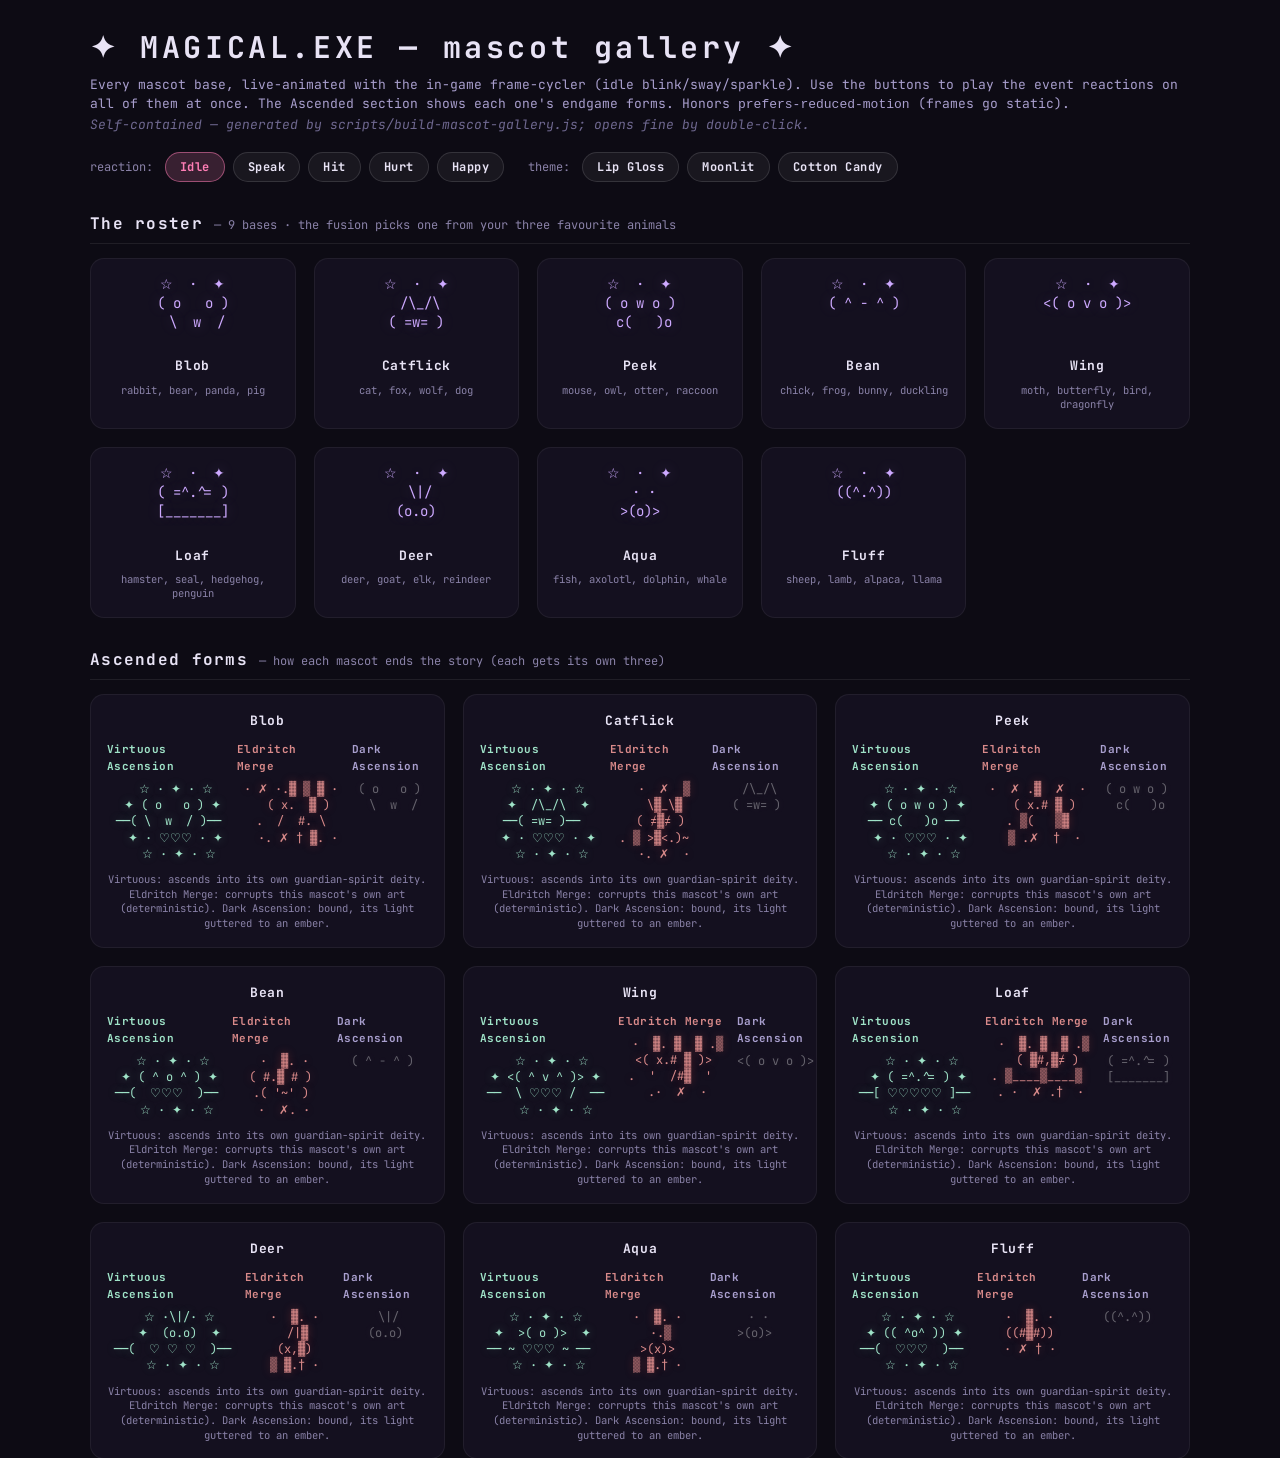
<file: mascot-gallery.html>
<!doctype html>
<html lang="en" data-theme="lipgloss">
<head>
  <meta charset="utf-8" />
  <meta name="viewport" content="width=device-width, initial-scale=1" />
  <title>MAGICAL.EXE — mascot gallery</title>
  <link rel="preconnect" href="https://fonts.googleapis.com" />
  <link href="https://fonts.googleapis.com/css2?family=JetBrains+Mono:wght@400;500;700&display=swap" rel="stylesheet" />
  <link rel="stylesheet" href="styles.css" />
  <link rel="stylesheet" href="themes.css" />
  <style>
    body { display:block; padding:24px; background:#0d0b14; overflow-y:auto; }
    .gallery-head { color:#e8e3f5; font-family:var(--font); max-width:1100px; margin:0 auto 18px; }
    .gallery-head h1 { margin:0 0 4px; letter-spacing:.12em; }
    .gallery-head p { margin:0 0 12px; color:#a99fce; font-size:13px; line-height:1.5; }
    .controls { display:flex; gap:8px; flex-wrap:wrap; align-items:center; max-width:1100px; margin:0 auto 18px; font-family:var(--font); }
    .controls span { color:#8a82a8; font-size:12px; margin-right:4px; }
    .btn {
      font-family:var(--font); font-size:12px; font-weight:700; letter-spacing:.04em;
      color:#e8e3f5; background:rgba(255,255,255,.05); border:1px solid rgba(255,255,255,.12);
      border-radius:999px; padding:6px 14px; cursor:pointer; transition:background .12s, color .12s;
    }
    .btn:hover { background:rgba(255,126,182,.12); }
    .btn.active { background:rgba(255,126,182,.18); border-color:rgba(255,126,182,.5); color:#ff7eb6; }
    h2.section { color:#e8e3f5; font-family:var(--font); max-width:1100px; margin:30px auto 14px; letter-spacing:.08em; font-size:16px; border-bottom:1px solid rgba(255,255,255,.08); padding-bottom:6px; }
    h2.section small { color:#8a82a8; font-weight:400; font-size:12px; letter-spacing:0; }
    .grid { display:grid; grid-template-columns:repeat(auto-fill, minmax(180px,1fr)); gap:18px; max-width:1100px; margin:0 auto; }
    .card {
      display:flex; flex-direction:column; align-items:center; gap:6px;
      background:var(--bg-deep, #14101f); border:1px solid rgba(255,255,255,.06);
      border-radius:14px; padding:16px 12px;
    }
    .card .mascot-art { font-size:14px; margin:0; }
    .card__label { font-family:var(--font); font-weight:700; letter-spacing:.05em; color:#e8e3f5; font-size:13px; }
    .card__note { font-family:var(--font); color:#8a82a8; font-size:10.5px; text-align:center; line-height:1.4; }
    .ascend-grid { display:grid; grid-template-columns:repeat(auto-fill, minmax(340px,1fr)); gap:18px; max-width:1100px; margin:0 auto; }
    .ascend-card .mascot-art { font-size:12px; }
    .ascend-card { background:var(--bg-deep,#14101f); border:1px solid rgba(255,255,255,.06); border-radius:14px; padding:16px; }
    .ascend-card .row { display:flex; gap:14px; justify-content:space-around; }
    .ascend-col { display:flex; flex-direction:column; align-items:center; gap:6px; flex:1; }
    .ascend-col h4 { margin:0; font-family:var(--font); font-size:11px; letter-spacing:.04em; }
    .ascend-col h4.virtuous { color:#9fe3c8; }
    .ascend-col h4.corrupt { color:#d98a8a; }
    .ascend-col h4.dark { color:#a99fce; }
    .deity-hero { display:flex; flex-direction:column; align-items:center; gap:8px; max-width:1100px; margin:0 auto 20px; }
    .deity-hero .mascot-art { font-size:16px; }
    .mascot-art--corrupt { color:#d98a8a; text-shadow:0 0 8px rgba(180,60,60,.4); }
  </style>
</head>
<body>
  <div class="gallery-head">
    <h1>✦ MAGICAL.EXE — mascot gallery ✦</h1>
    <p>Every mascot base, live-animated with the in-game frame-cycler (idle blink/sway/sparkle).
       Use the buttons to play the event reactions on all of them at once. The Ascended section shows
       each one's endgame forms. Honors <code>prefers-reduced-motion</code> (frames go static).
       <br><em style="color:#6f6890;">Self-contained — generated by scripts/build-mascot-gallery.js; opens fine by double-click.</em></p>
  </div>

  <div class="controls">
    <span>reaction:</span>
    <button class="btn active" data-mode="idle">Idle</button>
    <button class="btn" data-mode="speak">Speak</button>
    <button class="btn" data-mode="hit">Hit</button>
    <button class="btn" data-mode="hurt">Hurt</button>
    <button class="btn" data-mode="happy">Happy</button>
    <span style="margin-left:16px;">theme:</span>
    <button class="btn" data-theme="lipgloss">Lip Gloss</button>
    <button class="btn" data-theme="moonlit">Moonlit</button>
    <button class="btn" data-theme="cottoncandy">Cotton Candy</button>
  </div>

  <h2 class="section">The roster <small>— 9 bases · the fusion picks one from your three favourite animals</small></h2>
  <div id="roster" class="grid"></div>

  <h2 class="section">Ascended forms <small>— how each mascot ends the story (each gets its own three)</small></h2>
  <div id="ascend" class="ascend-grid"></div>

  <!-- Inlined from src/mascot.js + src/mascotAnim.js (imports/exports stripped) -->
  <script>
/* ============================================================
   MAGICAL.EXE — mascot.js  (T5)
   The mascot is a fusion of the player's 3 favorite animals.
   Art is CURATED (not freely AI-generated). This module: the curated
   ASCII library, the mystical name pool, and the deterministic fusion
   rules that pick a base + name + voice.

   ART note: the original kaomoji used full-width CJK punctuation and
   combining marks that don't sit on the monospace grid (they looked
   broken in the panel). This set is monospace-safe — ASCII faces plus
   only confirmed single-width decorations (✦ ☆ ♡ · *), so every base
   aligns cleanly in JetBrains Mono. The <pre> is centered, so line
   lengths may vary.
   ============================================================ */
const ART = {
  // blob — round, soft, big-eyed (rabbit/hamster/seal/cat/frog/chick)
  blob_small: `( o   o )
 \\  w  /`,
  blob_large: ` · ✦ · ☆ · ✦ ·
   ( o   o )
    \\  w  /
   ·  ✦ ♡ ✦  ·`,

  // catflick — cat/fox, ears + tail-flick
  catflick_small: ` /\\_/\\
( =w= )`,
  catflick_large: `   ·  ✦  ·
   /\\_/\\
  ( =w= )
  ( >w< )~
   ·  ✦  ·`,

  // peek — shy/curious, peeking with little paws
  peek_small: `( o w o )
 c(   )o`,
  peek_large: ` ·  ✦  ☆  ✦  ·
   ( o w o )
   c(   )o
   ·  ✦  ♡  ·`,

  // bean — tiny upright sprout-bean
  bean_small: `( ^ - ^ )`,
  bean_large: `  ·  ✦  ·
 ( ^ - ^ )
  ( '-' )
  ·  ✦  ·`,

  // wing — winged sprite (moth/bird/dragonfly)
  wing_small: `<( o v o )>`,
  wing_large: `  ·  ✦  ☆  ✦  ·
 <( o v o )>
   '  \\v/  '
   ·  ✦  ·`,

  // loaf — content loaf pose (cat/seal/hamster/hedgehog)
  loaf_small: `( =^.^= )
[_______]`,
  loaf_large: `  ·  ✦  ☆  ✦  ·
   ( =^.^= )
  [_________]
   ·  ✦  ♡  ·`,

  // deer — antlered (deer/goat/elk/reindeer/cow)
  deer_small: ` \\|/
(o.o)`,
  deer_large: `  ·  ✦  ·
   \\|/
  (o.o)
  · ✦ ♡ ·`,

  // aqua — little aquatic one (fish/axolotl/dolphin/turtle/otter-ish)
  aqua_small: ` · ·
>(o)>`,
  aqua_large: `  ·  ✦  ·
   · ·
  >(o)>
  · ✦ ♡ ·`,

  // fluff — very round + fuzzy (sheep/alpaca/poodle/cloudy ones)
  fluff_small: `((^.^))`,
  fluff_large: `  ·  ✦  ·
  ((^.^))
  · ✦ ♡ ·`,

  // Shared celebration pose — used on happy beats (tier-ups, boss wins).
  star_small: `\\( ^o^ )/`,
  star_large: `  ✦ · ☆ · ✦
  \\( ^o^ )/
   /  |  \\
  ☆ · ✦ · ☆`,

  // T19 — Virtuous Ascension: the mascot becomes its own guardian-animal deity.
  // A crowned, radiant elevation of the celebration pose (generic fallback).
  deity_large: ` ☆  ·  ✦  ·  ☆
  .  \\( ^o^ )/  .
 ✦ ──( ♡♡♡ )── ✦
  '  /  |||  \\  '
 ☆  ·  ✦  ·  ☆`,

  // Per-base Virtuous Ascension forms — each fusion ascends into its OWN
  // guardian-spirit deity: its real face, haloed and winged in radiance.
  blob_deity: `   ☆ · ✦ · ☆
  ✦ ( o   o ) ✦
 ──( \\  w  / )──
   ✦ · ♡♡♡ · ✦
    ☆ · ✦ · ☆`,
  catflick_deity: `   ☆ · ✦ · ☆
   ✦  /\\_/\\  ✦
 ──( =w= )──
   ✦ · ♡♡♡ · ✦
    ☆ · ✦ · ☆`,
  peek_deity: `   ☆ · ✦ · ☆
  ✦ ( o w o ) ✦
 ── c(   )o ──
   ✦ · ♡♡♡ · ✦
    ☆ · ✦ · ☆`,
  bean_deity: `   ☆ · ✦ · ☆
  ✦ ( ^ o ^ ) ✦
 ──(  ♡♡♡  )──
    ☆ · ✦ · ☆`,
  wing_deity: `   ☆ · ✦ · ☆
 ✦ <( ^ v ^ )> ✦
 ──  \\ ♡♡♡ /  ──
    ☆ · ✦ · ☆`,
  loaf_deity: `   ☆ · ✦ · ☆
  ✦ ( =^.^= ) ✦
 ──[ ♡♡♡♡♡ ]──
    ☆ · ✦ · ☆`,
  deer_deity: `   ☆ ·\\|/· ☆
   ✦  (o.o)  ✦
 ──(  ♡ ♡ ♡  )──
    ☆ · ✦ · ☆`,
  aqua_deity: `   ☆ · ✦ · ☆
  ✦  >( o )>  ✦
 ── ~ ♡♡♡ ~ ──
    ☆ · ✦ · ☆`,
  fluff_deity: `   ☆ · ✦ · ☆
  ✦ (( ^o^ )) ✦
 ──(  ♡♡♡  )──
    ☆ · ✦ · ☆`,
};

/* ---- T19 — Eldritch Merge: corrupt the player's OWN mascot art ----
   A DETERMINISTIC corruption (no randomness — same mascot always corrupts the same
   way, so the horror is recognizably *yours*): glyphs are mapped to broken/eldritch
   ones and the symmetry is eaten by position. Used only on the merge ending. */
const GLITCH = {
  o: "x", O: "X", w: "#", v: "#", "^": "#", "-": "~", "=": "≠",
  ".": ",", "*": "×", "✦": "✗", "☆": "▓", "♡": "†", "\\": "/", "/": "\\",
};
function corruptArt(art) {
  let i = 0;
  return String(art)
    .split("\n")
    .map((line) =>
      [...line]
        .map((ch) => {
          i++;
          if (ch === " " || ch === "\t") return i % 7 === 0 ? "." : ch; // pock the negative space
          const g = GLITCH[ch];
          if (g === undefined) return i % 5 === 0 ? "▒" : ch;
          return i % 3 === 0 ? "▓" : g; // sometimes obliterate the feature entirely
        })
        .join("")
    )
    .join("\n");
}

/* ---- Animation frame variants per base (T-anim, mascotAnim.js) ----
   Same line-count + width as the matching `${base}_small` so swapping a frame
   never shifts the monospace grid. `blink` is the idle blink; `speak`/`hit` are
   one-shot reaction poses. The neutral/open frame is just ART[`${base}_small`];
   the shared happy pose is ART.star_small. Curated, not generated — same ethos
   as the art library. */
const FRAMES = {
  blob: {
    blink: `( -   - )
 \\  w  /`,
    speakOpen: `( ^   ^ )
 \\  o  /`,
    speakWide: `( ^   ^ )
 \\  O  /`,
    hit: `( >   < )
 \\  o  /`,
    hurt: `( x   x )
 \\  _  /`,
  },
  catflick: {
    blink: ` /\\_/\\
( -w- )`,
    speakOpen: ` /\\_/\\
( ^o^ )`,
    speakWide: ` /\\_/\\
( ^O^ )`,
    hit: ` /\\_/\\
( >w< )`,
    hurt: ` /\\_/\\
( x_x )`,
  },
  peek: {
    blink: `( - w - )
 c(   )o`,
    speakOpen: `( ^ o ^ )
 c(   )o`,
    speakWide: `( ^ O ^ )
 c(   )o`,
    hit: `( > w < )
 c(   )o`,
    hurt: `( x _ x )
 c(   )o`,
  },
  bean: {
    blink: `( - - - )`,
    speakOpen: `( ^ o ^ )`,
    speakWide: `( ^ O ^ )`,
    hit: `( > - < )`,
    hurt: `( x _ x )`,
  },
  wing: {
    blink: `<( - v - )>`,
    speakOpen: `<( ^ o ^ )>`,
    speakWide: `<( ^ O ^ )>`,
    hit: `<( > v < )>`,
    hurt: `<( x _ x )>`,
  },
  loaf: {
    blink: `( =-.-= )
[_______]`,
    speakOpen: `( =^o^= )
[_______]`,
    speakWide: `( =^O^= )
[_______]`,
    hit: `( =>.<= )
[_______]`,
    hurt: `( =x_x= )
[_______]`,
  },
  deer: {
    blink: ` \\|/
(-.-)`,
    speakOpen: ` \\|/
(^o^)`,
    speakWide: ` \\|/
(^O^)`,
    hit: ` \\|/
(>.<)`,
    hurt: ` \\|/
(x_x)`,
  },
  aqua: {
    blink: ` · ·
>(-)>`,
    speakOpen: ` · ·
>(o)>`,
    speakWide: ` · ·
>(O)>`,
    hit: ` · ·
>(O)>`,
    hurt: ` · ·
>(x)>`,
  },
  fluff: {
    blink: `((-.-))`,
    speakOpen: `((^o^))`,
    speakWide: `((^O^))`,
    hit: `((>.<))`,
    hurt: `((x_x))`,
  },
};

/* ---- Mystical / cosmos name pool. 'Sable' excluded: reserved rival name. ---- */
const MASCOT_NAMES = [
  // soft / cute
  "Pip", "Vell", "Sora", "Nim", "Luru", "Bibi", "Pippin", "Yumo", "Reki", "Wisp",
  "Pero", "Suki", "Fae", "Bubu", "Pim", "Roro", "Fizz", "Tibbs", "Yune",
  // cosmos / celestial
  "Nova", "Stella", "Comet", "Aster", "Vesper", "Halo", "Astra", "Auri", "Celes",
  "Lumi", "Glim", "Mira", "Vega", "Lyra", "Caelum", "Orin",
  // mystical / arcane (a couple of softly-shadowed names hint the corruption route)
  "Tindra", "Runa", "Faye", "Zephyr", "Eir", "Selene", "Ondine", "Eos", "Iri", "Lune", "Nyx",
  // more soft / cute
  "Momo", "Tofu", "Pudding", "Mochi", "Dotty", "Pebble", "Clover", "Biscuit", "Niko", "Poppy",
  "Tama", "Coco", "Yuki", "Mimi", "Bao", "Plum", "Bramble", "Maple", "Twig", "Sprout",
  // more cosmos / celestial
  "Echo", "Solis", "Polaris", "Nebula", "Sirius", "Vela", "Rigel", "Estel", "Cielo", "Dawn",
  "Zenith", "Stardust", "Cosmo", "Selena", "Astrid",
  // more mystical / arcane
  "Sol", "Wren", "Onyx", "Mistral", "Brume", "Sylph", "Indra", "Calyx", "Vesna", "Yara",
];

/* ---- Fusion: animal -> base style (mascots.md fusion rules) ---- */
const ANIMAL_BASE = {
  // round / soft -> blob
  rabbit: "blob", bear: "blob", panda: "blob", pig: "blob", koala: "blob",
  hippo: "blob", wombat: "blob", quokka: "blob", chinchilla: "blob",
  // tailed / eared -> catflick
  cat: "catflick", fox: "catflick", wolf: "catflick", dog: "catflick",
  weasel: "catflick", tiger: "catflick", lion: "catflick", squirrel: "catflick",
  ferret: "catflick", lynx: "catflick", leopard: "catflick", cheetah: "catflick",
  coyote: "catflick", husky: "catflick", shiba: "catflick", corgi: "catflick",
  // shy / curious -> peek
  mouse: "peek", owl: "peek", otter: "peek", raccoon: "peek", rat: "peek",
  chipmunk: "peek", lemur: "peek", meerkat: "peek", possum: "peek", gerbil: "peek",
  // tiny / content -> bean
  chick: "bean", frog: "bean", bunny: "bean", duckling: "bean", bee: "bean",
  duck: "bean", gosling: "bean", tadpole: "bean", ladybug: "bean", cricket: "bean",
  // winged -> wing
  moth: "wing", butterfly: "wing", bird: "wing", dragonfly: "wing", bat: "wing",
  sparrow: "wing", robin: "wing", crow: "wing", dove: "wing", swallow: "wing",
  finch: "wing", magpie: "wing", hawk: "wing", eagle: "wing", parrot: "wing",
  swan: "wing", goose: "wing", falcon: "wing", wren: "wing", hummingbird: "wing",
  // round-loafing -> loaf
  hamster: "loaf", seal: "loaf", hedgehog: "loaf", penguin: "loaf", capybara: "loaf",
  "guinea pig": "loaf", quail: "loaf", pufferfish: "loaf",
  // antlered / horned -> deer
  deer: "deer", goat: "deer", elk: "deer", reindeer: "deer", moose: "deer",
  cow: "deer", antelope: "deer", gazelle: "deer", ram: "deer", stag: "deer",
  // aquatic -> aqua
  fish: "aqua", axolotl: "aqua", dolphin: "aqua", whale: "aqua", shark: "aqua",
  octopus: "aqua", seahorse: "aqua", jellyfish: "aqua", turtle: "aqua", crab: "aqua",
  koi: "aqua", goldfish: "aqua", manatee: "aqua", narwhal: "aqua",
  // very round + fuzzy -> fluff
  sheep: "fluff", lamb: "fluff", alpaca: "fluff", llama: "fluff", poodle: "fluff",
};

/* ---- Animal -> a one-word vibe, for the mascot voice ---- */
const ANIMAL_VIBE = {
  cat: "curious", fox: "clever", owl: "wise", rabbit: "gentle", wolf: "loyal",
  dog: "earnest", mouse: "shy", deer: "graceful", otter: "playful", bear: "warm",
  moth: "dreamy", butterfly: "whimsical", bird: "bright", dragonfly: "quick",
  hamster: "cozy", seal: "mellow", frog: "cheerful", chick: "sweet", raccoon: "mischievous",
  hedgehog: "guarded", penguin: "steadfast", bee: "busy", bat: "secretive",
  // expanded roster
  tiger: "bold", lion: "proud", squirrel: "scrappy", weasel: "sly", ferret: "impish",
  lynx: "watchful", leopard: "sleek", cheetah: "swift", corgi: "sunny", husky: "spirited",
  panda: "easygoing", koala: "sleepy", pig: "good-natured", hippo: "unbothered",
  wombat: "sturdy", quokka: "beaming", chinchilla: "soft-hearted",
  chipmunk: "chattery", lemur: "wide-eyed", meerkat: "alert", possum: "quirky",
  duck: "unflappable", tadpole: "hopeful", ladybug: "lucky", cricket: "musical",
  sparrow: "plucky", robin: "kindly", crow: "knowing", dove: "tender", swan: "serene",
  goose: "feisty", hawk: "keen", eagle: "valiant", parrot: "talkative", hummingbird: "restless",
  goat: "stubborn", elk: "noble", reindeer: "merry", moose: "gentle-giant", cow: "placid",
  fish: "calm", axolotl: "guileless", dolphin: "joyful", whale: "old-souled", turtle: "patient",
  octopus: "ingenious", crab: "prickly", koi: "serene", narwhal: "wondrous",
  sheep: "soft", lamb: "innocent", alpaca: "goofy", llama: "aloof", poodle: "prim",
  capybara: "unflappable", "guinea pig": "squeaky", quail: "homey",
};

const norm = (a) => String(a || "").trim().toLowerCase().replace(/s$/, "");

/** Choose a base style from the player's animals (dominant = first match). */
function chooseBase(animals = []) {
  for (const a of animals) {
    const base = ANIMAL_BASE[norm(a)];
    if (base) return base;
  }
  return "blob"; // soft default
}

function buildVoice(animals = []) {
  const vibes = animals.map((a) => ANIMAL_VIBE[norm(a)]).filter(Boolean);
  if (vibes.length >= 3) return `${vibes[0]}, ${vibes[1]}, and a little ${vibes[2]}`;
  if (vibes.length === 2) return `${vibes[0]} and ${vibes[1]}`;
  if (vibes.length === 1) return `${vibes[0]}, warm, and quietly in your corner`;
  return "gentle, stubbornly encouraging, and a little sleepy";
}

/** Pick `n` distinct random names from the pool. */
function randomNames(n = 3) {
  const pool = [...MASCOT_NAMES];
  const out = [];
  while (out.length < n && pool.length) {
    const i = Math.floor(Math.random() * pool.length);
    out.push(pool.splice(i, 1)[0]);
  }
  return out;
}

/** Build the mascot state object from the chosen animals + name. */
function fuseMascot(animals = [], name = "Pip") {
  const base = chooseBase(animals);
  return {
    name,
    animals: animals.slice(0, 3),
    artKeySmall: `${base}_small`,
    artKeyLarge: `${base}_large`,
    voice: buildVoice(animals),
    injured: false,
    present: true,
    dimmed: false, // T19: bound + light-guttered in the Dark Ascension ending
  };
}


/* ============================================================
   MAGICAL.EXE — mascotAnim.js
   A tiny JS frame-cycler for the HUD mascot. ONE setInterval drives a
   composed, fixed-height frame so the monospace grid never shifts:

       row 0      sparkle deco line (twinkles while idle)
       rows 1-3   the figure, padded + gently bobbed within 3 rows

   Idle = blink + bob + sparkle. One-shot reactions = speak / hit / happy.
   Frames come from mascot.js (ART + FRAMES) — curated, not generated.

   Safety:
   - Single interval, idempotent init -> no timer leaks.
   - Targets whatever `.mascot-art` pre is live right now (render rebuilds
     it each paint), so there's never a stale-node reference.
   - Respects prefers-reduced-motion: no idle motion, no reactions.
   - Only animates when the mascot is present; the gone/dimmed states keep
     whatever somber art render painted (the animator stays out of it).
   ============================================================ */

const TICK_MS = 150;
const AREA = 3; // figure rows under the deco line -> 4 lines total, always
const SPARKLES = ["·  ·  ·", "✦  ·  ☆", "·  ✦  ·", "☆  ·  ✦"];
const HAPPY_SPARKLES = ["✦  ☆  ✦", "☆  ✦  ☆", "✦  ·  ✦", "·  ✦  ·"]; // twinkle for happy
const NO_SPARKLE = ""; // speak/hurt drop the deco line
// Gentle side-to-side idle drift (px), applied as a CSS translateX so it never
// touches the monospace grid. Each position is held 2 ticks (~300ms).
const SWAY = [0, 1, 2, 1, 0, -1, -2, -1];
function swayPx(tick) { return SWAY[Math.floor(tick / 2) % SWAY.length] * 1.5; }

let getEl = null;
let timer = null;
let tick = 0;
let base = "blob";
let animate = false; // true only while the mascot is present
let reduced = false; // prefers-reduced-motion
let reaction = null; // { kind, until } — one-shot speak/hit/happy

function figureFor(b, variant) {
  if (variant === "happy") return ART.star_small;
  if (variant && FRAMES[b] && FRAMES[b][variant]) return FRAMES[b][variant];
  return ART[`${b}_small`] || ART.blob_small;
}

/* Lay a 1-2 line figure into a fixed 4-line box (sparkle + 3 figure rows),
   offset vertically by `bob` so the figure rises/settles without resizing. */
function compose(figure, sparkleLine, bob) {
  const fig = String(figure).split("\n");
  const top = Math.min(bob, Math.max(0, AREA - fig.length));
  const rows = [sparkleLine];
  for (let i = 0; i < top; i++) rows.push("");
  for (const l of fig) rows.push(l);
  while (rows.length < AREA + 1) rows.push("");
  return rows.join("\n");
}

/** The neutral static frame render.js paints for a present mascot — same
    geometry as the animator's frames, so there's no jump when motion starts. */
function idleFrame(b) {
  return compose(figureFor(b, "open"), SPARKLES[0], 0);
}

/** Pure: the composed frame for a base at a given tick. With `reactionKind`
    ("speak"|"hit"|"hurt"|"happy") it returns that reaction pose; otherwise the
    idle blink+sparkle frame. (The idle side-to-side drift is a CSS translateX —
    see swayPx — so it isn't baked into the text here.) Shared by the live
    animator AND the mascot gallery so both show exactly the same motion. */
function composeFrameAt(b, tick, reactionKind) {
  if (reactionKind === "happy") {
    // jumping up and down with twinkling sparkles
    return compose(ART.star_small, HAPPY_SPARKLES[Math.floor(tick / 2) % HAPPY_SPARKLES.length], tick % 2);
  }
  if (reactionKind === "speak") {
    // a cute round mouth pulsing open/wide (o <-> O) with happy squint eyes, no sparkle
    return compose(figureFor(b, tick % 2 ? "speakWide" : "speakOpen"), NO_SPARKLE, 0);
  }
  if (reactionKind === "hit") return compose(figureFor(b, "hit"), SPARKLES[tick % SPARKLES.length], 0);
  if (reactionKind === "hurt") return compose(figureFor(b, "hurt"), NO_SPARKLE, 0); // somber, no sparkle
  // idle: blink + sparkle (the drift comes from swayPx, applied by the caller)
  const blink = tick % 26 === 0; // a quick blink ~every 3.9s
  const spark = SPARKLES[Math.floor(tick / 3) % SPARKLES.length];
  return compose(figureFor(b, blink ? "blink" : "open"), spark, 0);
}

/** Called by render each paint: which base, and is the mascot present? */
function syncMascot(opts = {}) {
  if (opts.base) base = opts.base;
  animate = opts.status === "present";
  if (!animate) reaction = null;
}

/** Trigger a one-shot reaction pose (kind: "speak" | "hit" | "hurt" | "happy"). */
function reactMascot(kind) {
  if (!animate || reduced) return;
  const dur = kind === "hurt" ? 14 : kind === "happy" ? 9 : kind === "speak" ? 5 : 3;
  reaction = { kind, until: tick + dur };
}

function frameNow() {
  if (reaction && tick < reaction.until) return composeFrameAt(base, tick, reaction.kind);
  reaction = null;
  return composeFrameAt(base, tick, null);
}

function step() {
  tick++;
  if (reduced || !animate) return; // render owns the static frame in these states
  const el = getEl && getEl();
  if (!el) return;
  const reacting = reaction && tick < reaction.until;
  el.textContent = frameNow();
  // Side-to-side drift only while idle; reactions stay put.
  el.style.transform = reacting ? "" : `translateX(${swayPx(tick)}px)`;
}

/** Start the animator. `elGetter` returns the live mascot <pre> (or null).
    Idempotent — calling twice does not start a second interval. */
function initMascotAnim(elGetter) {
  if (timer) return;
  getEl = elGetter;
  const mq = window.matchMedia && window.matchMedia("(prefers-reduced-motion: reduce)");
  if (mq) {
    reduced = mq.matches;
    const onChange = (e) => { reduced = e.matches; };
    if (mq.addEventListener) mq.addEventListener("change", onChange);
    else if (mq.addListener) mq.addListener(onChange);
  }
  timer = setInterval(step, TICK_MS);
}

  </script>

  <script>
  (function () {
    const BASES = Object.keys(FRAMES);
    const reduced = window.matchMedia && window.matchMedia("(prefers-reduced-motion: reduce)").matches;
    const LABELS = { blob:"Blob", catflick:"Catflick", peek:"Peek", bean:"Bean", wing:"Wing", loaf:"Loaf", deer:"Deer", aqua:"Aqua", fluff:"Fluff" };
    const examplesFor = (base) => Object.keys(ANIMAL_BASE).filter((a) => ANIMAL_BASE[a] === base).slice(0, 4).join(", ");
    let mode = "idle";

    const roster = document.getElementById("roster");
    const cells = [];
    for (const base of BASES) {
      const card = document.createElement("div");
      card.className = "card";
      const pre = document.createElement("pre");
      pre.className = "mascot-art";
      pre.textContent = idleFrame(base);
      const label = document.createElement("div");
      label.className = "card__label";
      label.textContent = LABELS[base] || base;
      const note = document.createElement("div");
      note.className = "card__note";
      note.textContent = examplesFor(base);
      card.append(pre, label, note);
      roster.appendChild(card);
      cells.push({ base, pre });
    }

    const ascend = document.getElementById("ascend");
    const esc = (s) => (s || "").replace(/</g, "&lt;");
    for (const base of BASES) {
      const card = document.createElement("div");
      card.className = "ascend-card";
      const large = ART[base + "_large"] || ART.blob_large;
      const deity = ART[base + "_deity"] || ART.deity_large;
      card.innerHTML =
        '<div class="card__label" style="text-align:center; margin-bottom:10px;">' + (LABELS[base] || base) + '</div>' +
        '<div class="row">' +
          '<div class="ascend-col"><h4 class="virtuous">Virtuous Ascension</h4>' +
            '<pre class="mascot-art" style="color:#9fe3c8;text-shadow:0 0 10px rgba(120,220,170,.35);">' + esc(deity) + '</pre></div>' +
          '<div class="ascend-col"><h4 class="corrupt">Eldritch Merge</h4>' +
            '<pre class="mascot-art mascot-art--corrupt">' + esc(corruptArt(large)) + '</pre></div>' +
          '<div class="ascend-col"><h4 class="dark">Dark Ascension</h4>' +
            '<pre class="mascot-art mascot-art--dimmed">' + esc(ART[base + "_small"]) + '</pre></div>' +
        '</div>' +
        '<div class="card__note" style="margin-top:10px;">Virtuous: ascends into its own guardian-spirit deity. Eldritch Merge: corrupts this mascot\'s own art (deterministic). Dark Ascension: bound, its light guttered to an ember.</div>';
      ascend.appendChild(card);
    }

    let tick = 0;
    function step() {
      tick++;
      for (const c of cells) {
        c.pre.textContent = composeFrameAt(c.base, tick, mode === "idle" ? null : mode);
        c.pre.style.transform = mode === "idle" ? ("translateX(" + swayPx(tick) + "px)") : "";
      }
    }
    if (!reduced) setInterval(step, 150);

    document.querySelectorAll(".btn[data-mode]").forEach((b) => {
      b.addEventListener("click", () => {
        mode = b.dataset.mode;
        document.querySelectorAll(".btn[data-mode]").forEach((x) => x.classList.toggle("active", x === b));
        if (reduced) for (const c of cells) c.pre.textContent = composeFrameAt(c.base, 1, mode === "idle" ? null : mode);
      });
    });
    document.querySelectorAll(".btn[data-theme]").forEach((b) => {
      b.addEventListener("click", () => {
        document.documentElement.setAttribute("data-theme", b.dataset.theme);
        document.querySelectorAll(".btn[data-theme]").forEach((x) => x.classList.toggle("active", x === b));
      });
    });
  })();
  </script>
</body>
</html>
</file>
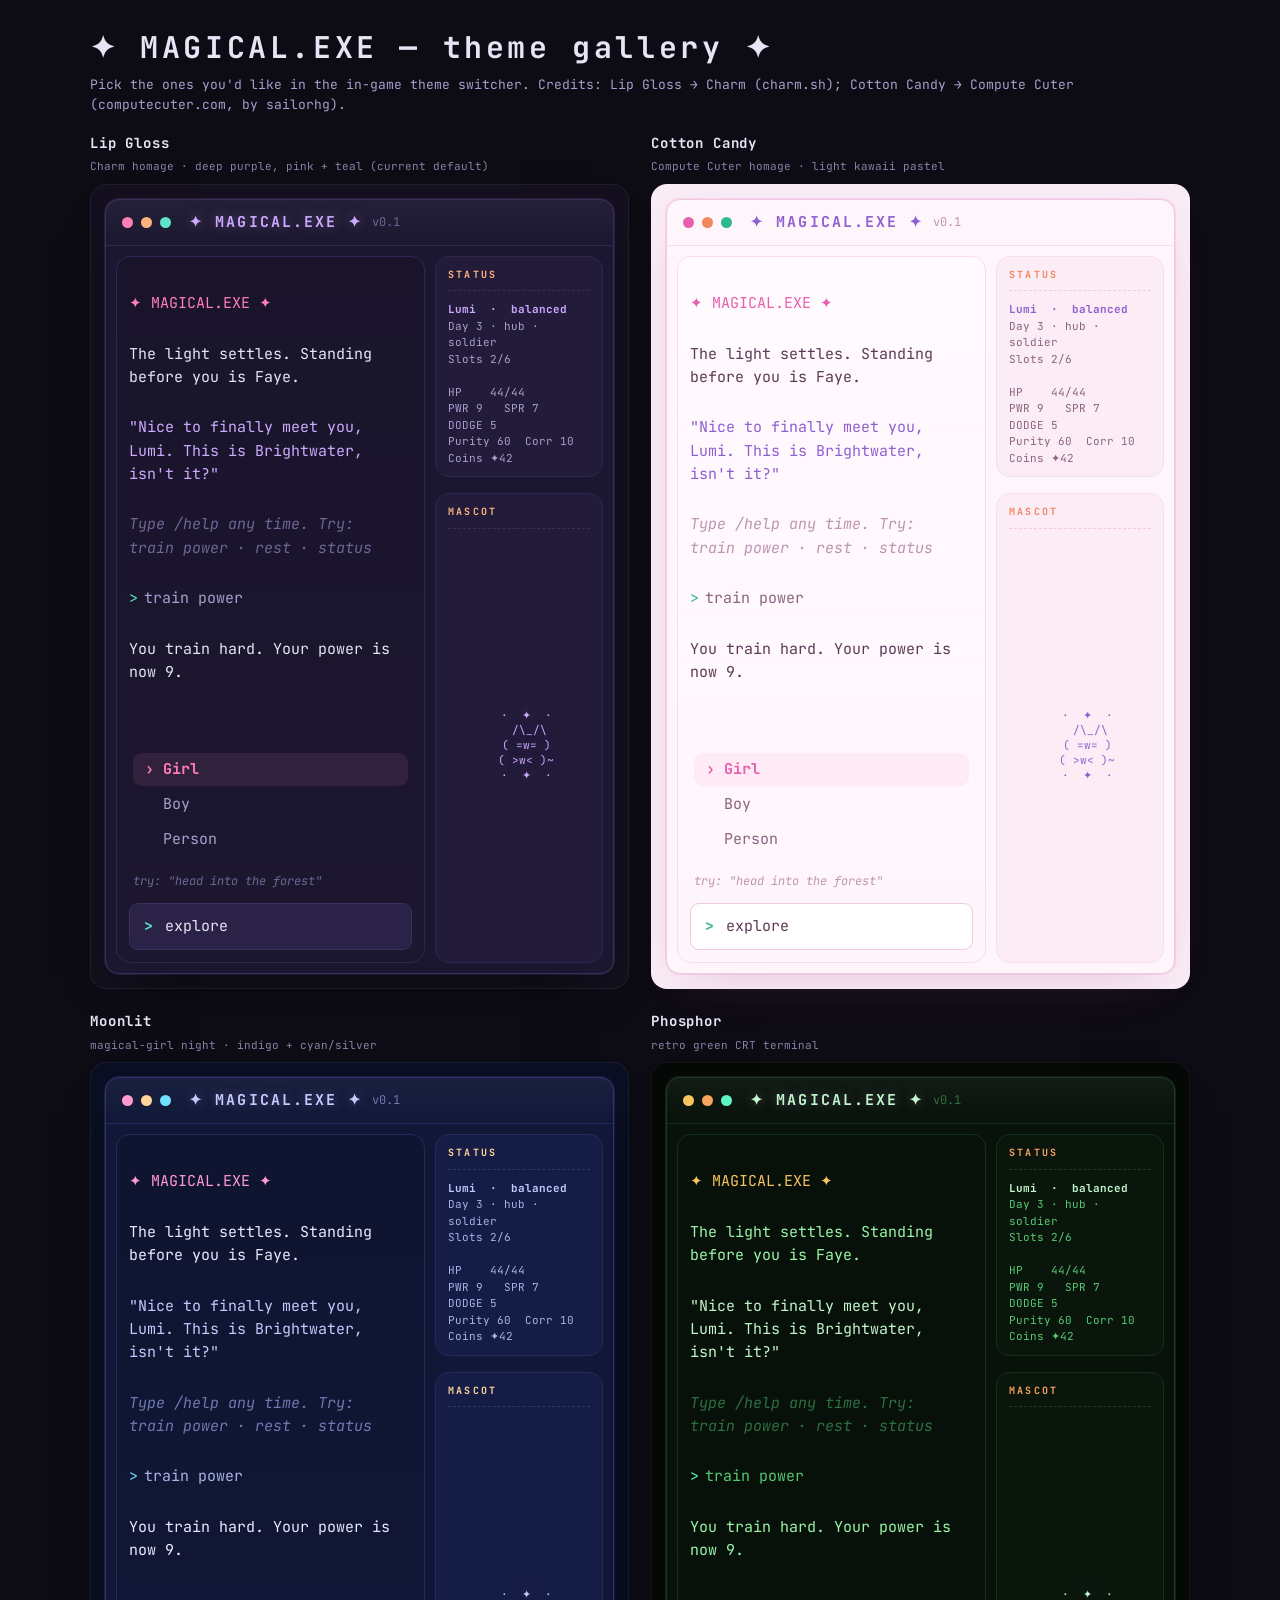
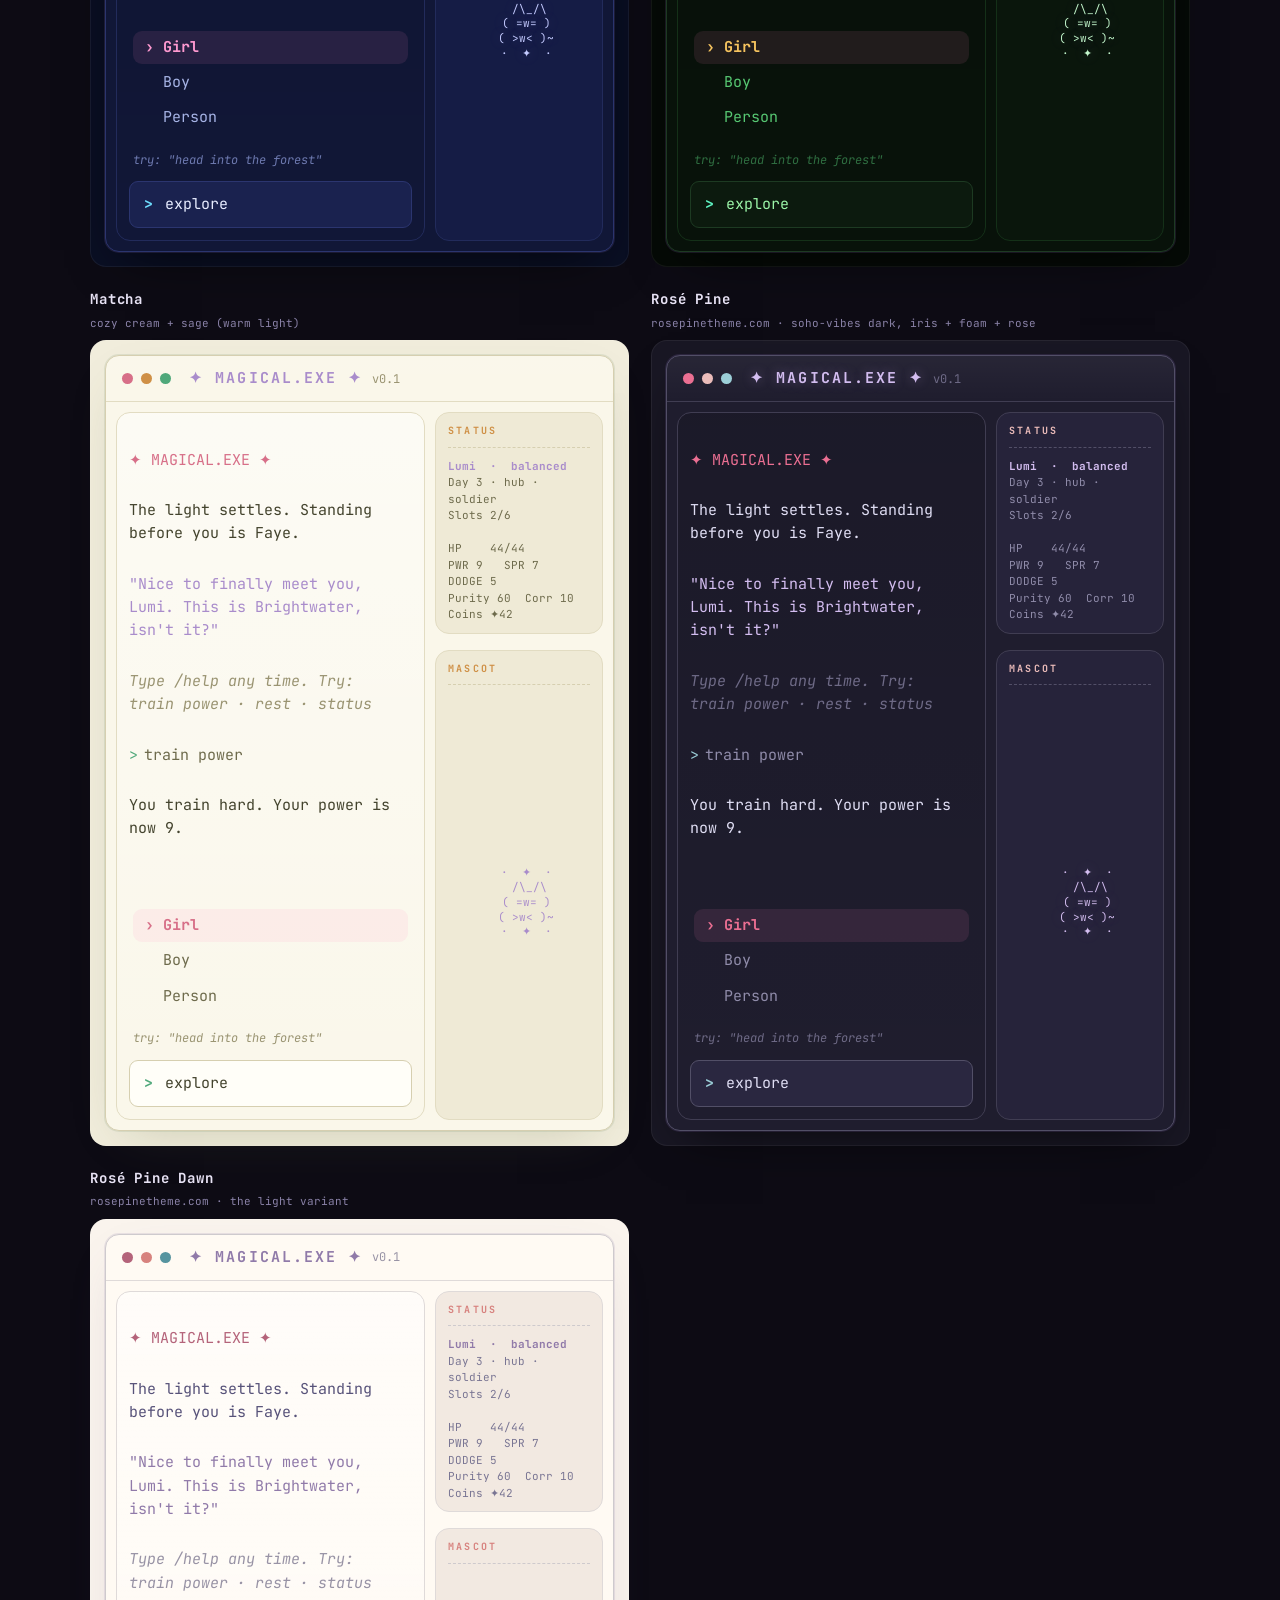
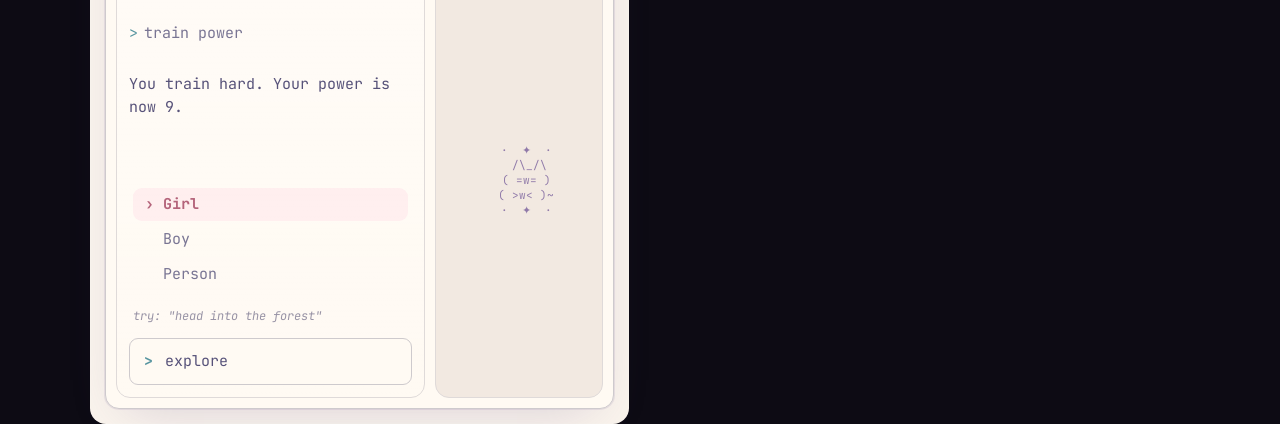
<file: theme-gallery.html>
<!doctype html>
<html lang="en">
<head>
  <meta charset="utf-8" />
  <meta name="viewport" content="width=device-width, initial-scale=1" />
  <title>MAGICAL.EXE — theme gallery</title>
  <link rel="preconnect" href="https://fonts.googleapis.com" />
  <link href="https://fonts.googleapis.com/css2?family=JetBrains+Mono:wght@400;500;700&display=swap" rel="stylesheet" />
  <link rel="stylesheet" href="styles.css" />
  <link rel="stylesheet" href="themes.css" />
  <style>
    body { display:block; padding:24px; background:#0d0b14; overflow-y:auto; }
    .gallery-head { color:#e8e3f5; font-family:var(--font); max-width:1100px; margin:0 auto 18px; }
    .gallery-head h1 { margin:0 0 4px; letter-spacing:.12em; }
    .gallery-head p { margin:0; color:#a99fce; font-size:13px; }
    .grid { display:grid; grid-template-columns:repeat(2,1fr); gap:22px; max-width:1100px; margin:0 auto; }
    .card { display:flex; flex-direction:column; gap:8px; }
    .card__label { font-family:var(--font); font-weight:700; letter-spacing:.06em; color:#e8e3f5; font-size:14px; }
    .card__note { font-family:var(--font); color:#8a82a8; font-size:11px; margin-top:-4px; }
    /* Each frame paints its theme's page background and hosts a mini terminal. */
    .frame { border-radius:16px; padding:14px; background:var(--bg-deep); border:1px solid rgba(255,255,255,.06); }
    .frame .screen { width:100%; height:auto; }
    .frame .layout { grid-template-columns:1fr 168px; gap:10px; padding:10px; }
    .frame .terminal { padding:12px; }
    .frame .output { overflow:visible; }
    .frame .panel { padding:10px 12px; }
    .frame .stat-block { font-size:11px; line-height:1.5; }
    .frame .mascot-art { font-size:11px; }
    .frame .panel__title { font-size:10px; }
  </style>
</head>
<body>
  <div class="gallery-head">
    <h1>✦ MAGICAL.EXE — theme gallery ✦</h1>
    <p>Pick the ones you'd like in the in-game theme switcher. Credits: Lip Gloss → Charm (charm.sh); Cotton Candy → Compute Cuter (computecuter.com, by sailorhg).</p>
  </div>
  <div id="grid" class="grid"></div>

  <script>
    const THEMES = [
      { id:"lipgloss",    name:"Lip Gloss",    note:"Charm homage · deep purple, pink + teal (current default)" },
      { id:"cottoncandy", name:"Cotton Candy", note:"Compute Cuter homage · light kawaii pastel" },
      { id:"moonlit",     name:"Moonlit",      note:"magical-girl night · indigo + cyan/silver" },
      { id:"phosphor",    name:"Phosphor",     note:"retro green CRT terminal" },
      { id:"matcha",      name:"Matcha",       note:"cozy cream + sage (warm light)" },
      { id:"rosepine",    name:"Rosé Pine",    note:"rosepinetheme.com · soho-vibes dark, iris + foam + rose" },
      { id:"rosepinedawn",name:"Rosé Pine Dawn",note:"rosepinetheme.com · the light variant" },
    ];

    const mock = `
      <main class="screen" role="application">
        <header class="titlebar">
          <span class="dot dot--pink"></span><span class="dot dot--peach"></span><span class="dot dot--teal"></span>
          <span class="titlebar__name">✦ MAGICAL.EXE ✦</span>
          <span class="titlebar__hint">v0.1</span>
        </header>
        <div class="layout">
          <section class="terminal">
            <div class="output">
<p class="line line--banner">✦ MAGICAL.EXE ✦</p>
<p class="line line--system">The light settles. Standing before you is Faye.</p>
<p class="line line--mascot">"Nice to finally meet you, Lumi. This is Brightwater, isn't it?"</p>
<p class="line line--hint">Type /help any time. Try: train power · rest · status</p>
<p class="line line--echo"><span class="prompt-mark">&gt;</span>train power</p>
<p class="line line--system">You train hard. Your power is now 9.</p>
            </div>
            <div class="menu">
              <div class="menu__item menu__item--active">› Girl</div>
              <div class="menu__item">  Boy</div>
              <div class="menu__item">  Person</div>
            </div>
            <div class="example-prompt">try: "head into the forest"</div>
            <form class="inputline" onsubmit="return false">
              <label class="prompt">&gt;</label>
              <input class="inputline__field" value="explore" />
            </form>
          </section>
          <aside class="panels">
            <section class="panel panel--stats">
              <h2 class="panel__title">STATUS</h2>
              <div class="panel__body"><pre class="stat-block">Lumi  ·  balanced
Day 3 · hub · soldier
Slots 2/6

HP    44/44
PWR 9   SPR 7
DODGE 5
Purity 60  Corr 10
Coins ✦42</pre></div>
            </section>
            <section class="panel panel--mascot">
              <h2 class="panel__title">MASCOT</h2>
              <div class="panel__body"><pre class="mascot-art">  ·  ✦  ·
   /\\_/\\
  ( =w= )
  ( >w&lt; )~
  ·  ✦  ·</pre></div>
            </section>
          </aside>
        </div>
      </main>`;

    const grid = document.getElementById("grid");
    for (const t of THEMES) {
      const card = document.createElement("div");
      card.className = "card";
      card.innerHTML =
        `<div class="card__label">${t.name}</div>` +
        `<div class="card__note">${t.note}</div>` +
        `<div class="frame" data-theme="${t.id}">${mock}</div>`;
      grid.appendChild(card);
    }
  </script>
</body>
</html>
</file>
<file: styles.css>
/* ============================================================
   MAGICAL.EXE — Charm-style terminal CSS
   Aesthetic homage to Charm's Lip Gloss (cozy terminal), recreated
   in CSS only. Not affiliated with Charmbracelet, Inc.
   ============================================================ */

/* ---- Design tokens ---- */
:root {
  /* Charm-ish palette: soft-but-vivid purples/pinks/teals on a deep dark base */
  --bg-deep:    #14101f;   /* page behind the window */
  --bg-window:  #1c1730;   /* terminal window surface */
  --bg-panel:   #221b39;   /* side panels */
  --bg-input:   #2a2247;   /* input line */

  --border:     #3a2f5c;   /* default rounded border */
  --border-soft:#2f2750;

  --text:       #e8e3f5;   /* primary text */
  --text-dim:   #a99fce;   /* secondary text */
  --text-muted: #6f6594;   /* hints, placeholders */

  --pink:       #ff7eb6;
  --peach:      #ffb27e;
  --teal:       #5fe3c8;
  --purple:     #b48ef0;
  --lilac:      #cda9ff;
  --gold:       #ffd479;

  --accent:     var(--purple);

  /* shape & rhythm */
  --radius:      14px;
  --radius-sm:   9px;
  --pad:         18px;
  --gap:         16px;
  --font: "JetBrains Mono", ui-monospace, "SF Mono", "Cascadia Code",
          "Fira Code", Menlo, Consolas, monospace;

  --glow: 0 0 0 1px rgba(180, 142, 240, 0.12),
          0 18px 50px -20px rgba(0, 0, 0, 0.8);
}

/* ---- Reset-ish ---- */
*,
*::before,
*::after { box-sizing: border-box; }

html, body { height: 100%; }

body {
  margin: 0;
  font-family: var(--font);
  font-size: 15px;
  line-height: 1.55;
  color: var(--text);
  background:
    radial-gradient(1200px 700px at 70% -10%, rgba(180,142,240,0.10), transparent 60%),
    radial-gradient(900px 600px at -10% 110%, rgba(95,227,200,0.08), transparent 55%),
    var(--bg-deep);
  display: flex;
  align-items: center;
  justify-content: center;
  padding: 28px;
}

/* ---- The terminal "window" ---- */
.screen {
  width: min(1080px, 100%);
  height: min(720px, calc(100vh - 56px));
  display: flex;
  flex-direction: column;
  background: var(--bg-window);
  border: 1px solid var(--border);
  border-radius: var(--radius);
  box-shadow: var(--glow);
  overflow: hidden;
}

/* ---- Title bar ---- */
.titlebar {
  display: flex;
  align-items: center;
  gap: 8px;
  padding: 11px 16px;
  background: linear-gradient(180deg, rgba(255,255,255,0.04), transparent);
  border-bottom: 1px solid var(--border-soft);
}
.dot {
  width: 11px; height: 11px;
  border-radius: 50%;
  display: inline-block;
}
.dot--pink  { background: var(--pink); }
.dot--peach { background: var(--peach); }
.dot--teal  { background: var(--teal); }

.titlebar__name {
  margin-left: 10px;
  font-weight: 700;
  letter-spacing: 0.14em;
  color: var(--lilac);
  text-shadow: 0 0 12px rgba(205, 169, 255, 0.35);
}
.titlebar__right {
  margin-left: auto;
  display: flex;
  align-items: center;
  gap: 14px;
}
.titlebar__hint {
  font-size: 12px;
  color: var(--text-muted);
}

/* ---- music control (titlebar) ---- */
.music {
  display: flex;
  align-items: center;
  gap: 8px;
}
/* now-playing marquee: a fixed window with the title scrolling under an
   edge-fade mask. Two copies of the text in the inner span make the
   translateX(-50%) loop seamless. */
.music__title {
  width: 116px;
  overflow: hidden;
  white-space: nowrap;
  font-size: 11px;
  letter-spacing: 0.04em;
  color: var(--text-muted);
  -webkit-mask-image: linear-gradient(90deg, transparent, #000 14%, #000 86%, transparent);
  mask-image: linear-gradient(90deg, transparent, #000 14%, #000 86%, transparent);
}
.music__title[hidden] { display: none; }
.music__title-inner {
  display: inline-block;
  will-change: transform;
  animation: music-marquee 11s linear infinite;
}
@keyframes music-marquee {
  from { transform: translateX(0); }
  to   { transform: translateX(-50%); }
}
@media (prefers-reduced-motion: reduce) {
  .music__title-inner { animation: none; }
}
.music__toggle {
  font-family: inherit;
  font-size: 15px;
  line-height: 1;
  width: 26px;
  height: 24px;
  display: inline-flex;
  align-items: center;
  justify-content: center;
  cursor: pointer;
  color: var(--lilac);
  background: var(--bg-input);
  border: 1px solid var(--border-soft);
  border-radius: 6px;
  transition: color 0.15s, opacity 0.15s, box-shadow 0.15s;
}
.music__toggle:hover { box-shadow: 0 0 8px rgba(205, 169, 255, 0.4); }
.music__toggle:focus-visible { outline: 2px solid var(--accent); outline-offset: 2px; }
/* muted: dim glyph + a struck-through look via aria state */
.music__toggle[aria-pressed="false"] { color: var(--text-muted); opacity: 0.65; }
.music__volume {
  -webkit-appearance: none;
  appearance: none;
  width: 72px;
  height: 4px;
  border-radius: 3px;
  background: var(--bg-input);
  cursor: pointer;
}
.music__volume::-webkit-slider-thumb {
  -webkit-appearance: none;
  appearance: none;
  width: 12px; height: 12px;
  border-radius: 50%;
  background: var(--lilac);
  cursor: pointer;
}
.music__volume::-moz-range-thumb {
  width: 12px; height: 12px;
  border: none;
  border-radius: 50%;
  background: var(--lilac);
  cursor: pointer;
}
.music__volume:focus-visible { outline: 2px solid var(--accent); outline-offset: 2px; }

/* ---- settings cog (titlebar) — opens the same menu as the `settings` command ---- */
.settings-btn {
  font-family: inherit;
  font-size: 15px;
  line-height: 1;
  width: 26px;
  height: 24px;
  display: inline-flex;
  align-items: center;
  justify-content: center;
  cursor: pointer;
  color: var(--lilac);
  background: var(--bg-input);
  border: 1px solid var(--border-soft);
  border-radius: 6px;
  transition: color 0.15s, box-shadow 0.15s, transform 0.4s ease;
}
.settings-btn:hover { box-shadow: 0 0 8px rgba(205, 169, 255, 0.4); transform: rotate(30deg); }
.settings-btn:focus-visible { outline: 2px solid var(--accent); outline-offset: 2px; }

/* ---- Layout: terminal + side panels ---- */
.layout {
  flex: 1;
  min-height: 0;            /* allow children to scroll */
  display: grid;
  grid-template-columns: 1fr 268px;
  gap: var(--gap);
  padding: var(--gap);
}

/* ---- HUD reveal ----
   Before the player meets their mascot, it's just a person at a terminal:
   the side panels are hidden and the terminal spans full width. At the reveal
   (character.created) render.js drops .hud-hidden and the panels animate in. */
.layout.hud-hidden { grid-template-columns: 1fr; }
.layout.hud-hidden .panels { display: none; }

@keyframes hud-reveal {
  from { opacity: 0; transform: translateX(14px); }
  to   { opacity: 1; transform: none; }
}
.panels--reveal { animation: hud-reveal 600ms cubic-bezier(.2,.7,.2,1) both; }
@media (prefers-reduced-motion: reduce) {
  .panels--reveal { animation: none; }
}

/* ---- Terminal region (scrollback + input) ---- */
.terminal {
  min-height: 0;
  display: flex;
  flex-direction: column;
  background: linear-gradient(180deg, var(--terminal-veil, rgba(0,0,0,0.12)), transparent);
  border: 1px solid var(--border-soft);
  border-radius: var(--radius);
  padding: var(--pad);
}

.output {
  flex: 1;
  min-height: 0;
  overflow-y: scroll;            /* always reserve the track so it's always visible */
  padding-right: 8px;
  white-space: pre-wrap;
  word-break: break-word;
  scrollbar-width: thin;
  scrollbar-color: var(--border) var(--bg-input);
}
.output::-webkit-scrollbar { width: 10px; }
.output::-webkit-scrollbar-track {
  background: var(--bg-input);
  border-radius: 9px;
}
.output::-webkit-scrollbar-thumb {
  background: var(--border);
  border-radius: 9px;
  border: 2px solid var(--bg-input); /* inset look so the track always reads */
}
.output::-webkit-scrollbar-thumb:hover { background: var(--purple); }

/* output line types */
.line { margin: 0 0 4px; }
.line--echo   { color: var(--text-dim); }
.line--echo .prompt-mark { color: var(--teal); margin-right: 6px; }
.line--system { color: var(--text); }
.line--mascot { color: var(--lilac); }
.line--hint   { color: var(--text-muted); font-style: italic; }
.line--banner { color: var(--pink); }
/* "last time" recap replayed on load — dim + italic so it reads as a memory, not live play */
.line--recap  { color: var(--text-muted); font-style: italic; opacity: 0.8; }
/* Typewriter: the not-yet-revealed remainder of a line. Invisible but still laid out,
   so the line occupies its final size from the start and never reflows as it types. */
.tw-rest { opacity: 0; }

/* ---- huh-style selection menu ---- */
.menu {
  margin-top: 12px;
  padding: 6px 4px;
  display: flex;
  flex-direction: column;
  gap: 2px;
}
.menu__item {
  padding: 5px 12px;
  border-radius: var(--radius-sm);
  color: var(--text-dim);
  white-space: pre;
  cursor: pointer;
  transition: background 90ms ease, color 90ms ease;
}
.menu__item--active {
  color: var(--pink);
  background: rgba(255, 126, 182, 0.10);
  font-weight: 700;
}
/* Non-selectable section header (e.g. "── Dark themes ──") */
.menu__header {
  padding: 8px 12px 2px;
  color: var(--text-muted);
  font-size: 11px;
  letter-spacing: 0.08em;
  text-transform: uppercase;
  white-space: pre;
  user-select: none;
}
.menu__header:first-child { padding-top: 2px; }
/* Live detail line for the highlighted option (shop item effect + prices) */
.menu__detail {
  margin-top: 6px;
  padding: 6px 12px 2px;
  color: var(--text-muted);
  font-size: 12px;
  white-space: pre-wrap;
  user-select: none;
}

/* ---- Rotating example prompt ---- */
.example-prompt {
  margin-top: 10px;
  padding-left: 4px;
  font-size: 12px;
  color: var(--text-muted);
  font-style: italic;
  user-select: none;
}

/* ---- Ko-fi support link ----
   A small floating pill, pinned bottom-center. Sits in the empty margin below the
   window on desktop. On mobile (see the responsive block) it drops out of fixed
   positioning into normal flow at the very bottom so it never floats over the panels.
   Themed via tokens. */
.kofi {
  position: fixed;
  left: 50%;
  bottom: 8px;
  transform: translateX(-50%);
  z-index: 50;
  font-size: 11px;
  letter-spacing: 0.02em;
  color: var(--text-dim);
  text-decoration: none;
  padding: 4px 12px;
  border-radius: 999px;
  background: var(--bg-panel);
  border: 1px solid var(--border);
  box-shadow: 0 6px 18px -8px rgba(0, 0, 0, 0.7);
  opacity: 0.9;
  transition: color 120ms ease, border-color 120ms ease, opacity 120ms ease;
}
.kofi:hover,
.kofi:focus-visible {
  color: var(--pink);
  border-color: var(--pink);
  opacity: 1;
  outline: none;
}

/* ---- Human-check (Turnstile) mount ----
   Sits just above the input line, in the terminal flow but outside the scrollback. */
.captcha {
  margin-top: 12px;
  padding: 12px 14px;
  background: var(--bg-input);
  border: 1px solid var(--border);
  border-radius: var(--radius-sm);
}
.captcha[hidden] { display: none; }
.captcha__label {
  margin: 0 0 8px;
  font-size: 12px;
  font-style: italic;
  color: var(--text-muted);
  user-select: none;
}
.captcha__widget { min-height: 0; }

/* ---- Input line ---- */
.inputline {
  display: flex;
  align-items: center;
  gap: 10px;
  margin-top: 12px;
  padding: 10px 14px;
  background: var(--bg-input);
  border: 1px solid var(--border);
  border-radius: var(--radius-sm);
  transition: border-color 120ms ease, box-shadow 120ms ease;
}
.inputline:focus-within {
  border-color: var(--purple);
  box-shadow: 0 0 0 3px rgba(180, 142, 240, 0.16);
}
.prompt {
  color: var(--teal);
  font-weight: 700;
  user-select: none;
}
.inputline__field {
  flex: 1;
  /* A text input's intrinsic min-width is ~20 characters, which on a narrow
     phone refuses to shrink and pushes the send key out past the line's edge. */
  min-width: 0;
  background: transparent;
  border: none;
  outline: none;
  color: var(--text);
  font: inherit;
  caret-color: var(--pink);
}
.inputline__field::placeholder { color: var(--text-muted); }

/* Send key — touch only. Shown by the responsive block; on desktop the
   Return key is the affordance and a button would just be clutter. */
.inputline__send { display: none; }

/* ---- Mobile tab bar ----
   Hidden on desktop; shown on mobile once the HUD reveals. Three tabs
   (Play / Status / Mascot) let the player flip views without scrolling. */
.mobile-tabs { display: none; }

/* ---- Side panels ---- */
.panels {
  display: flex;
  flex-direction: column;
  gap: var(--gap);
  min-height: 0;
}
.panel {
  background: var(--bg-panel);
  border: 1px solid var(--border-soft);
  border-radius: var(--radius);
  padding: 14px var(--pad);
  display: flex;
  flex-direction: column;
}
/* STATUS sizes to its content but yields (shrinks + scrolls internally) when the
   sidebar is short, so the MASCOT below it is never clipped. MASCOT fills any
   leftover room and keeps a floor height so its art + caption always fit. */
.panel--stats { flex: 0 1 auto; min-height: 0; }
/* overflow: hidden auto — clip X explicitly. (overflow-y:auto alone makes the
   browser compute overflow-x:auto too, which surfaced a stray horizontal
   scrollbar at high tiers when a status line ran long.) */
.panel--stats .panel__body { overflow: hidden auto; min-height: 0; min-width: 0; }
.panel--mascot { flex: 1 1 auto; min-height: 182px; }

.panel__title {
  margin: 0 0 10px;
  font-size: 11px;
  font-weight: 700;
  letter-spacing: 0.22em;
  color: var(--peach);
  border-bottom: 1px dashed var(--border);
  padding-bottom: 8px;
}
.panel__body { color: var(--text-dim); font-size: 14px; }
.panel__body--muted { margin: 0; color: var(--text-muted); font-style: italic; }

/* STATUS panel: monospace block so columns line up */
.stat-block {
  margin: 0;
  font-family: var(--font);
  font-size: 13px;
  line-height: 1.5;
  color: var(--text-dim);
  /* pre-wrap (not pre) so an over-long line — a high-tier status like
     "VS Grief Herald 200/200" — wraps inside the panel instead of forcing a
     horizontal scrollbar. Short aligned rows never reach the edge, so their
     padded columns still line up. */
  white-space: pre-wrap;
  overflow-wrap: anywhere;
}
.stat-block::first-line {
  color: var(--lilac);
  font-weight: 700;
}

/* Meters live in a second block; don't let ::first-line bold the Fame line. */
.meter-block::first-line { color: var(--text-dim); font-weight: 400; }

/* Unmasking danger bar (T15): escalates from muted → amber → red with the tier. */
.unmask--none { color: var(--text-muted); }
.unmask--low  { color: var(--accent); }
.unmask--mid  { color: #d98a3d; }
.unmask--high { color: #e0556a; font-weight: 700; }
.unmask--revealed { color: var(--accent); font-style: italic; }

.panel--mascot .panel__body {
  display: flex;
  flex-direction: column;
  align-items: center;
  justify-content: center;
  gap: 12px;
  flex: 1;
}
.mascot-art {
  margin: 0;
  font-family: var(--font);
  line-height: 1.35;
  color: var(--lilac);
  text-shadow: 0 0 14px rgba(205, 169, 255, 0.3);
  text-align: center;
  /* Reserve the animator's fixed 4-line box so blink/bob/sparkle and the
     gone/dimmed states never reflow the panel (4 lines x 1.35 line-height). */
  min-height: 5.4em;
}

/* T17: the mascot is injured and gone — dim the empty perch. */
.mascot-art--gone {
  color: var(--muted, #8a8597);
  opacity: 0.55;
  text-shadow: none;
}

/* T19: Dark Ascension — the mascot stays, but bound, its light guttered to an ember. */
.mascot-art--dimmed {
  color: var(--muted, #8a8597);
  opacity: 0.7;
  text-shadow: 0 0 6px rgba(120, 90, 150, 0.25);
  filter: grayscale(0.6);
}

/* ---- Responsive: tabbed mobile layout ----
   Desktop is a fixed-size centered window; on phones the window becomes the whole
   page: full-bleed, with a tab bar (Play / Status) so the player can flip views
   without scrolling. The input line stays visible on every tab.

   Height comes from --app-h (the real visual-viewport height, published by
   src/viewport.js) with dvh as the fallback, and body is position:fixed — so an
   opening keyboard shortens the app in place instead of scrolling the titlebar
   and the input line off the screen. */
@media (max-width: 720px) {
  :root {
    --pad: 14px;
    --gap: 10px;
  }
  html { overflow-x: clip; }
  body {
    /* viewport-fit=cover lets the background bleed edge to edge; keep actual
       content out of the notch / rounded corners. */
    padding: 0 env(safe-area-inset-right) 0 env(safe-area-inset-left);
    display: flex;
    flex-direction: column;
    /* fixed: the document itself can never scroll, so the browser has nothing to
       yank around when the keyboard opens. */
    position: fixed;
    top: 0;
    left: 0;
    right: 0;
    height: 100vh;
    height: 100dvh;
    height: var(--app-h, 100dvh);
    overflow: hidden;
  }
  .screen {
    width: 100%;
    flex: 1;
    min-height: 0;
    display: flex;
    flex-direction: column;
    border-radius: 0;
    border: none;
    box-shadow: none;
    overflow: hidden;
  }

  .titlebar { padding: 10px 14px; }
  .titlebar__name { letter-spacing: 0.08em; }
  .titlebar__hint { display: none; }
  /* Save room on phones: keep the music toggle, drop the slider + marquee. */
  .music__volume { display: none; }
  .music__title { display: none; }

  .layout {
    display: flex;
    flex-direction: column;
    flex: 1;
    min-height: 0;
    padding: var(--gap);
    gap: var(--gap);
  }

  /* ---- Tab bar ---- */
  .mobile-tabs {
    display: flex;
    gap: 4px;
    flex: 0 0 auto;
    order: -2;
  }
  .layout.hud-hidden .mobile-tabs { display: none; }

  .mobile-tabs__tab {
    flex: 1;
    padding: 7px 0;
    font-family: var(--font);
    font-size: 10px;
    font-weight: 700;
    letter-spacing: 0.14em;
    color: var(--text-muted);
    background: var(--bg-panel);
    border: 1px solid var(--border-soft);
    border-radius: var(--radius-sm);
    cursor: pointer;
    transition: color 100ms ease, background 100ms ease, border-color 100ms ease;
    -webkit-tap-highlight-color: transparent;
  }
  .mobile-tabs__tab--active {
    color: var(--pink);
    background: rgba(255, 126, 182, 0.08);
    border-color: var(--pink);
  }

  /* ---- Terminal fills available space ---- */
  .terminal {
    flex: 1;
    min-height: 0;
  }

  /* ---- Panels: the mascot is a persistent companion band above the terminal,
     visible on EVERY tab. .panels sits at the top (order -1); it hugs the mascot
     band on PLAY and grows to hold the scrollable stat sheet on STATUS. ---- */
  .panels {
    display: flex;
    flex-direction: column;
    flex: 0 0 auto;
    min-height: 0;
    order: -1;
  }

  /* Mascot band: art on the left, name on the right — a slim strip, never the
     full vertical card it is on desktop. Always shown. */
  .panel--mascot {
    flex: 0 0 auto;
    min-height: 0; /* reset the desktop floor — the mobile band is a slim strip */
    order: -1; /* always pinned to the top of .panels, above the stat sheet */
    flex-direction: row;
    align-items: center;
    gap: 12px;
    padding: 8px 14px;
  }
  .panel--mascot .panel__title { display: none; }
  .panel--mascot .panel__body {
    display: flex;
    flex-direction: row;
    align-items: center;
    gap: 14px;
    width: 100%;
    min-height: 0;
  }
  .panel--mascot .mascot-art {
    flex: 0 0 auto;
    margin: 0;
    min-height: 0;
    font-size: 11px;
    line-height: 1.25;
    text-align: left;
  }
  .panel--mascot .panel__body--muted {
    margin: 0;
    font-size: 12.5px;
  }

  /* PLAY tab (default): stats hidden, terminal fills the rest. */
  .layout[data-mobile-tab="terminal"] .panel--stats { display: none; }

  /* STATUS tab: mascot band stays, the stat sheet expands and scrolls below it,
     terminal scrollback collapses to just the input line. */
  .layout[data-mobile-tab="status"] .output,
  .layout[data-mobile-tab="status"] .menu,
  .layout[data-mobile-tab="status"] .example-prompt,
  .layout[data-mobile-tab="status"] .captcha { display: none !important; }
  .layout[data-mobile-tab="status"] .terminal {
    flex: 0 0 auto;
    min-height: 0;
    background: none;
    border: none;
    padding: 0;
  }
  .layout[data-mobile-tab="status"] .terminal .inputline {
    background: var(--bg-input);
    border: 1px solid var(--border);
    border-radius: var(--radius-sm);
  }
  .layout[data-mobile-tab="status"] .panels { flex: 1; }
  .layout[data-mobile-tab="status"] .panel--stats {
    display: flex;
    flex: 1;
    min-height: 0;
    overflow-y: auto;
  }

  /* ---- Touch UX ---- */
  /* Trimmed right padding: the send key's own inset supplies the edge gap. */
  .inputline { padding: 8px 8px 8px 14px; }
  /* 16px exactly: anything smaller makes iOS Safari zoom the page on focus. */
  .inputline__field { font-size: 16px; }

  /* Send key: styled like the titlebar's chrome buttons, one step louder —
     accent border and glyph so it reads as the line's primary action. */
  .inputline__send {
    display: inline-flex;
    align-items: center;
    justify-content: center;
    flex: 0 0 auto;
    width: 38px;
    height: 38px;
    padding: 0;
    font-family: inherit;
    font-size: 17px;
    line-height: 1;
    color: var(--accent);
    background: var(--bg-input);
    border: 1px solid var(--accent);
    border-radius: var(--radius-sm);
    cursor: pointer;
    -webkit-tap-highlight-color: transparent;
    transition: transform 90ms ease, background 90ms ease;
  }
  .inputline__send:active {
    transform: scale(0.92);
    background: color-mix(in srgb, var(--accent) 18%, var(--bg-input));
  }
  .inputline__send:focus-visible { outline: 2px solid var(--accent); outline-offset: 2px; }
  @media (prefers-reduced-motion: reduce) {
    .inputline__send { transition: none; }
    .inputline__send:active { transform: none; }
  }
  .menu__item {
    padding: 9px 12px;
    white-space: pre-wrap;
    word-break: break-word;
  }
  /* A long menu (themes, shop) on a keyboard-shortened screen would otherwise
     spill past the terminal's bottom edge — let it shrink and scroll instead. */
  .menu {
    flex: 0 1 auto;
    min-height: 0;
    overflow-y: auto;
    overscroll-behavior: contain;
  }

  /* Ko-fi: flow into page bottom, clear of panels, safe-area aware */
  .kofi {
    position: static;
    transform: none;
    display: block;
    width: max-content;
    max-width: 90%;
    margin: 4px auto calc(8px + env(safe-area-inset-bottom));
    opacity: 1;
  }

  /* ---- Keyboard open (body.kb-open, set by src/viewport.js) ----
     Half the screen is now keyboard. Give the remaining half to the thing the
     player is actually looking at — the scrollback and the line they're typing —
     by folding away the decorative chrome. Everything comes back on blur. */
  body.kb-open .kofi,
  body.kb-open .example-prompt,
  body.kb-open .panel--mascot { display: none; }
  /* .panels is empty on the PLAY tab once the mascot band folds away — collapse
     its gap too, so the terminal gains the whole strip rather than a blank row. */
  body.kb-open .layout[data-mobile-tab="terminal"] .panels { display: none; }
  body.kb-open .titlebar { padding: 6px 14px; }
}
</file>
<file: themes.css>
/* ============================================================
   MAGICAL.EXE — selectable themes
   Each [data-theme] block overrides the design tokens defined in
   styles.css :root. Set data-theme on <html> to switch the whole UI.

   Credits / inspirations (aesthetic homage only — no vendored code):
   - "Lip Gloss"     — Charm's Lip Gloss, https://charm.sh (not affiliated).
   - "Cotton Candy"  — Compute Cuter, https://computecuter.com by sailorhg
                       (header art by _dollgirls). Kawaii-pastel homage.
   - "Phosphor"      — classic green-CRT terminals.
   - "Moonlit"       — original; the game's moonlit-forest night palette.
   - "Matcha"        — original; cozy cream + sage.
   ============================================================ */

/* ---- Lip Gloss (default — mirrors styles.css :root) ---- */
[data-theme="lipgloss"] {
  --bg-deep:#14101f; --bg-window:#1c1730; --bg-panel:#221b39; --bg-input:#2a2247;
  --border:#3a2f5c; --border-soft:#2f2750;
  --text:#e8e3f5; --text-dim:#a99fce; --text-muted:#6f6594;
  --pink:#ff7eb6; --peach:#ffb27e; --teal:#5fe3c8; --purple:#b48ef0; --lilac:#cda9ff; --gold:#ffd479;
  --accent:var(--purple);
}

/* ---- Cotton Candy (Compute Cuter homage — light kawaii pastel) ---- */
[data-theme="cottoncandy"] {
  --bg-deep:#f9ecf5; --bg-window:#fff6fc; --bg-panel:#fcecf6; --bg-input:#ffffff;
  --border:#f2c8e2; --border-soft:#f8dcef;
  --text:#5c3a54; --text-dim:#8a6480; --text-muted:#bd95b1;
  --pink:#e85fae; --peach:#f0875f; --teal:#2fb791; --purple:#a567dd; --lilac:#8f5fcf; --gold:#e0962a;
  --accent:var(--pink);
  --glow: 0 0 0 1px rgba(232,95,174,0.16), 0 18px 50px -22px rgba(180,90,150,0.30);
  --terminal-veil: rgba(255,255,255,0.45); /* light theme: lighten the terminal instead of darkening */
}
[data-theme="cottoncandy"] .titlebar__name,
[data-theme="cottoncandy"] .mascot-art { text-shadow:none; }

/* ---- Phosphor (retro green CRT) ---- */
[data-theme="phosphor"] {
  --bg-deep:#050a06; --bg-window:#08120a; --bg-panel:#0a160c; --bg-input:#0c1a0e;
  --border:#1d3a22; --border-soft:#143018;
  --text:#9bf6a8; --text-dim:#57c873; --text-muted:#2f6e41;
  --pink:#f6c45f; --peach:#f6a35f; --teal:#5ff6c4; --purple:#8ff6a8; --lilac:#c2f6cc; --gold:#f6e35f;
  --accent:var(--teal);
}

/* ---- Moonlit (magical-girl night — deep indigo + cyan/silver) ---- */
[data-theme="moonlit"] {
  --bg-deep:#0a0f24; --bg-window:#111737; --bg-panel:#151c45; --bg-input:#1a224f;
  --border:#2b356f; --border-soft:#222b5b;
  --text:#e7ecff; --text-dim:#a7b4e6; --text-muted:#6d79af;
  --pink:#ff9ad1; --peach:#ffd49a; --teal:#6fe0ff; --purple:#9aa6ff; --lilac:#c3caff; --gold:#ffe79a;
  --accent:var(--teal);
}

/* ---- Matcha (cozy cream + sage — warm light) ---- */
[data-theme="matcha"] {
  --bg-deep:#f1eddc; --bg-window:#faf7ea; --bg-panel:#efead6; --bg-input:#fffef8;
  --border:#d6cfb0; --border-soft:#e2dcc2;
  --text:#43432d; --text-dim:#6e6b4c; --text-muted:#9a9472;
  --pink:#d76f88; --peach:#cf9046; --teal:#4fa87a; --purple:#9777c4; --lilac:#a98ccb; --gold:#c79a3a;
  --accent:var(--teal);
  --glow: 0 0 0 1px rgba(120,150,110,0.16), 0 18px 50px -22px rgba(90,100,60,0.28);
  --terminal-veil: rgba(255,255,255,0.5);
}
[data-theme="matcha"] .titlebar__name,
[data-theme="matcha"] .mascot-art { text-shadow:none; }

/* ---- Rosé Pine (dark) — https://rosepinetheme.com (SIL OFL / MIT) ---- */
[data-theme="rosepine"] {
  --bg-deep:#191724; --bg-window:#1f1d2e; --bg-panel:#26233a; --bg-input:#2a2740;
  --border:#524f67; --border-soft:#403d52;
  --text:#e0def4; --text-dim:#908caa; --text-muted:#6e6a86;
  --pink:#eb6f92; --peach:#ebbcba; --teal:#9ccfd8; --purple:#c4a7e7; --lilac:#d3bdf0; --gold:#f6c177;
  --accent:var(--purple);
}

/* ---- Rosé Pine Dawn (light) — https://rosepinetheme.com (SIL OFL / MIT) ---- */
[data-theme="rosepinedawn"] {
  --bg-deep:#faf4ed; --bg-window:#fffaf3; --bg-panel:#f2e9e1; --bg-input:#fffaf3;
  --border:#cecacd; --border-soft:#dfdad9;
  --text:#575279; --text-dim:#797593; --text-muted:#9893a5;
  --pink:#b4637a; --peach:#d7827e; --teal:#56949f; --purple:#907aa9; --lilac:#907aa9; --gold:#ea9d34;
  --accent:var(--purple);
  --glow: 0 0 0 1px rgba(144,122,169,0.16), 0 18px 50px -22px rgba(110,90,140,0.28);
  --terminal-veil: rgba(255,255,255,0.5);
}
[data-theme="rosepinedawn"] .titlebar__name,
[data-theme="rosepinedawn"] .mascot-art { text-shadow:none; }
</file>
